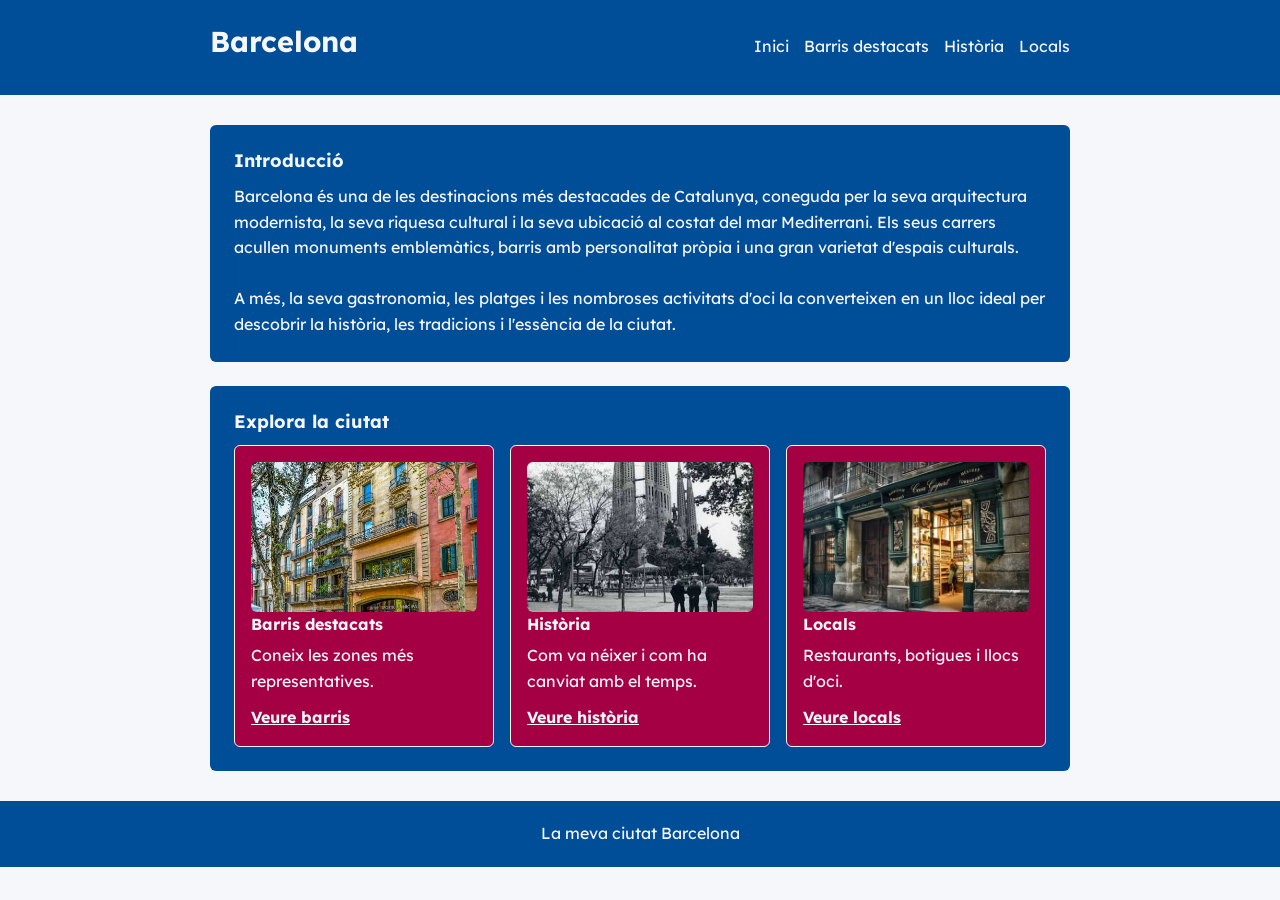
<file: index.html>
<!DOCTYPE html>
<html lang="ca">

<head>
  <meta charset="UTF-8">
  <meta name="viewport" content="width=device-width, initial-scale=1">
  <title>La meva ciutat</title>
  <!-- Descripcio de la pagina web quan es navega -->
  <meta name="description" content="Descobreix Barcelona, la seva arquitectura modernista, els monuments més emblemàtics, els barris històrics, les platges i la seva oferta cultural i gastronòmica.">

  <!-- Arxius  per anar a buscar els robots  -->
  <meta name="robots" content="index, follow">

  <meta name="theme-color" content="#1f4e79">
  <link rel="stylesheet" href="./css/global.css">
  <link rel="stylesheet" href="./css/index.css">
</head>

<body>

  <header>
     <h1>Barcelona</h1>

    <input type="checkbox" id="menu-toggle">

    <label for="menu-toggle" class="menu-toggle" aria-label="Obrir menú">
        <span></span>
        <span></span>
        <span></span>
    </label>

    <nav aria-label="Menú principal">
        <ul>
            <li><a href="index.html" aria-current="page">Inici</a></li>
            <li><a href="barris.html">Barris destacats</a></li>
            <li><a href="historia.html">Història</a></li>
            <li><a href="locals.html">Locals</a></li>
        </ul>
  </header>

  <main>
    <section>
      <h2>Introducció</h2>
      <p>
          Barcelona és una de les destinacions més destacades de Catalunya,
          coneguda per la seva arquitectura modernista, la seva riquesa
          cultural i la seva ubicació al costat del mar Mediterrani.
          Els seus carrers acullen monuments emblemàtics, barris amb
          personalitat pròpia i una gran varietat d'espais culturals.
          <br/><br/>
          A més, la seva gastronomia, les platges i les nombroses
          activitats d'oci la converteixen en un lloc ideal per descobrir
          la història, les tradicions i l'essència de la ciutat.
      </p>
    </section>

   

    <section>
      <h2>Explora la ciutat</h2>
      <ul class="tarjetas">
        <li>
          <picture>
            <!-- Formato WebP -->
            <source srcset="./images/barris.jpg" type="image/jpeg">

            <!-- Imatge per defecte  -->
            <img src="./images/barris.webp" alt="Vista dels barris de la ciutat">
          </picture>
          <h3>Barris destacats</h3>
          <p>Coneix les zones més representatives.</p>
          <a href="barris.html">Veure barris</a>
        </li>
        <li>
              <picture>
            <!-- Formato WebP -->
            <source srcset="./images/historia.jpg" type="image/jpeg">

            <!-- Imatge per defecte  -->
            <img src="./images/historia.webp" alt="Vista dels barris de la ciutat">
          </picture>
          <h3>Història</h3>
          <p>Com va néixer i com ha canviat amb el temps.</p>
          <a href="historia.html">Veure història</a>
        </li>
        <li>
            <picture>
            <!-- Formato WebP -->
            <source srcset="./images/locales.jpg" type="image/jpeg">

            <!-- Imatge per defecte  -->
            <img src="./images/locales.webp" alt="Vista dels barris de la ciutat">
          </picture>
          <h3>Locals</h3>
          <p>Restaurants, botigues i llocs d'oci.</p>
          <a href="locals.html">Veure locals</a>
        </li>
      </ul>
    </section>
  </main>

  <footer>
    <p> La meva ciutat Barcelona</p>
  </footer>

</body>

</html>
</file>
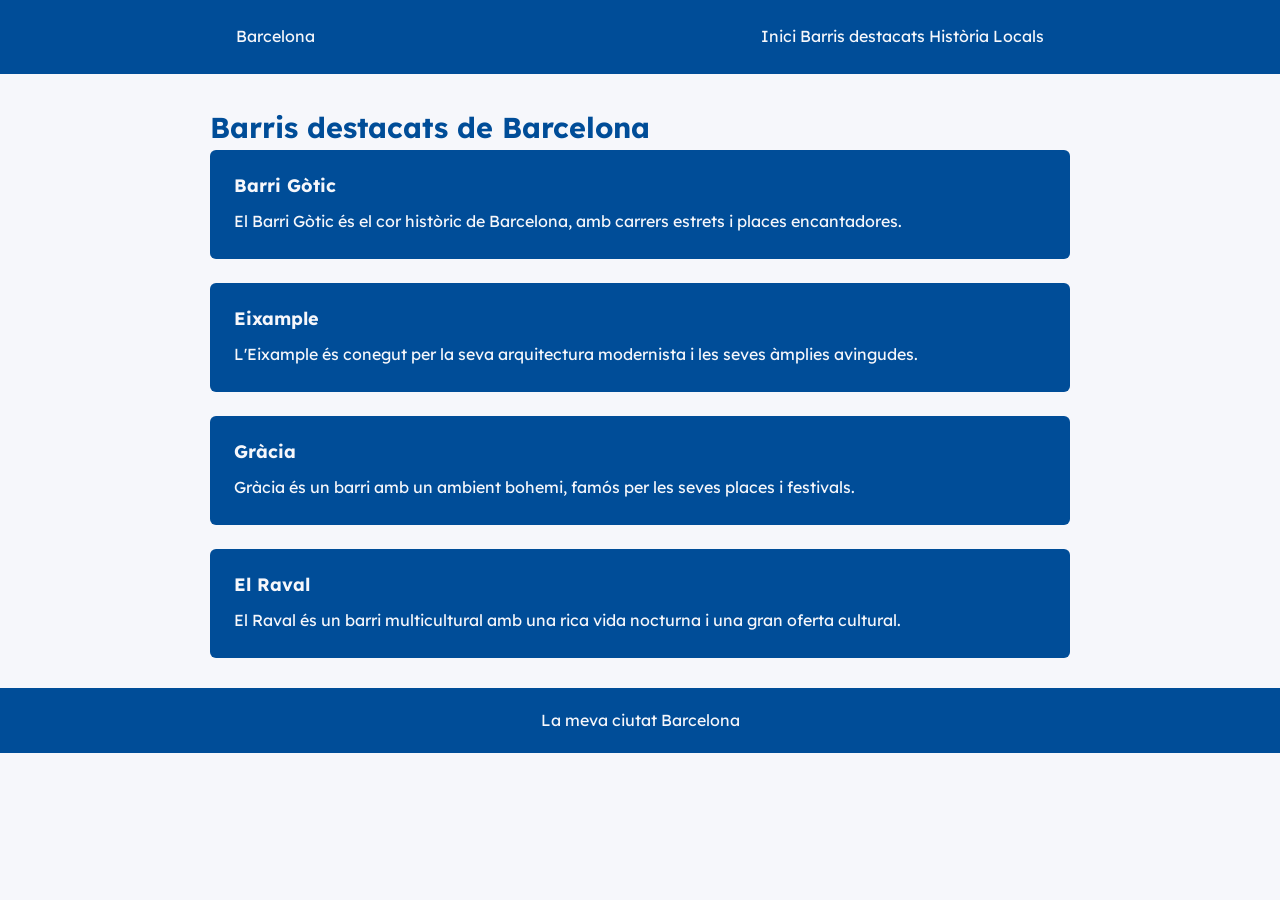
<file: barris.html>
<!DOCTYPE html>
<html lang="ca">
<head>
    <meta charset="UTF-8">
    <meta name="viewport" content="width=device-width, initial-scale=1.0">
    <meta name="description" content="Descobreix Barcelona: descripció, barris destacats, història i locals d'interès.">
    <meta name="theme-color" content="#1f4e79">

    <meta name="robots" content="index, follow">

    <title>BARRIOS DESTACADOS | La meva ciutat</title>

    <link rel="stylesheet" href="./css/global.css">
    <link rel="stylesheet" href="./css/barris.css">

</head>
<body>
     <header>
        <p class="site-title">Barcelona</p>
        <nav>
          <a href="index.html">Inici</a>
          <a href="barris.html">Barris destacats</a>
          <a href="historia.html">Història</a>
          <a href="locals.html">Locals</a>
        </nav>
    </header>
    <main>
        <h1>Barris destacats de Barcelona</h1>

        <section>
            <h2>Barri Gòtic</h2>
            <p>El Barri Gòtic és el cor històric de Barcelona, amb carrers estrets i places encantadores.</p>
        </section>

        <section>
            <h2>Eixample</h2>
            <p>L'Eixample és conegut per la seva arquitectura modernista i les seves àmplies avingudes.</p>
        </section>

        <section>
            <h2>Gràcia</h2>
            <p>Gràcia és un barri amb un ambient bohemi, famós per les seves places i festivals.</p>
        </section>

        <section>
            <h2>El Raval</h2>
            <p>El Raval és un barri multicultural amb una rica vida nocturna i una gran oferta cultural.</p>
        </section>
    </main>
    <footer>
        <p>  La meva ciutat Barcelona</p>
    </footer>
    
</body>
</html>
</file>
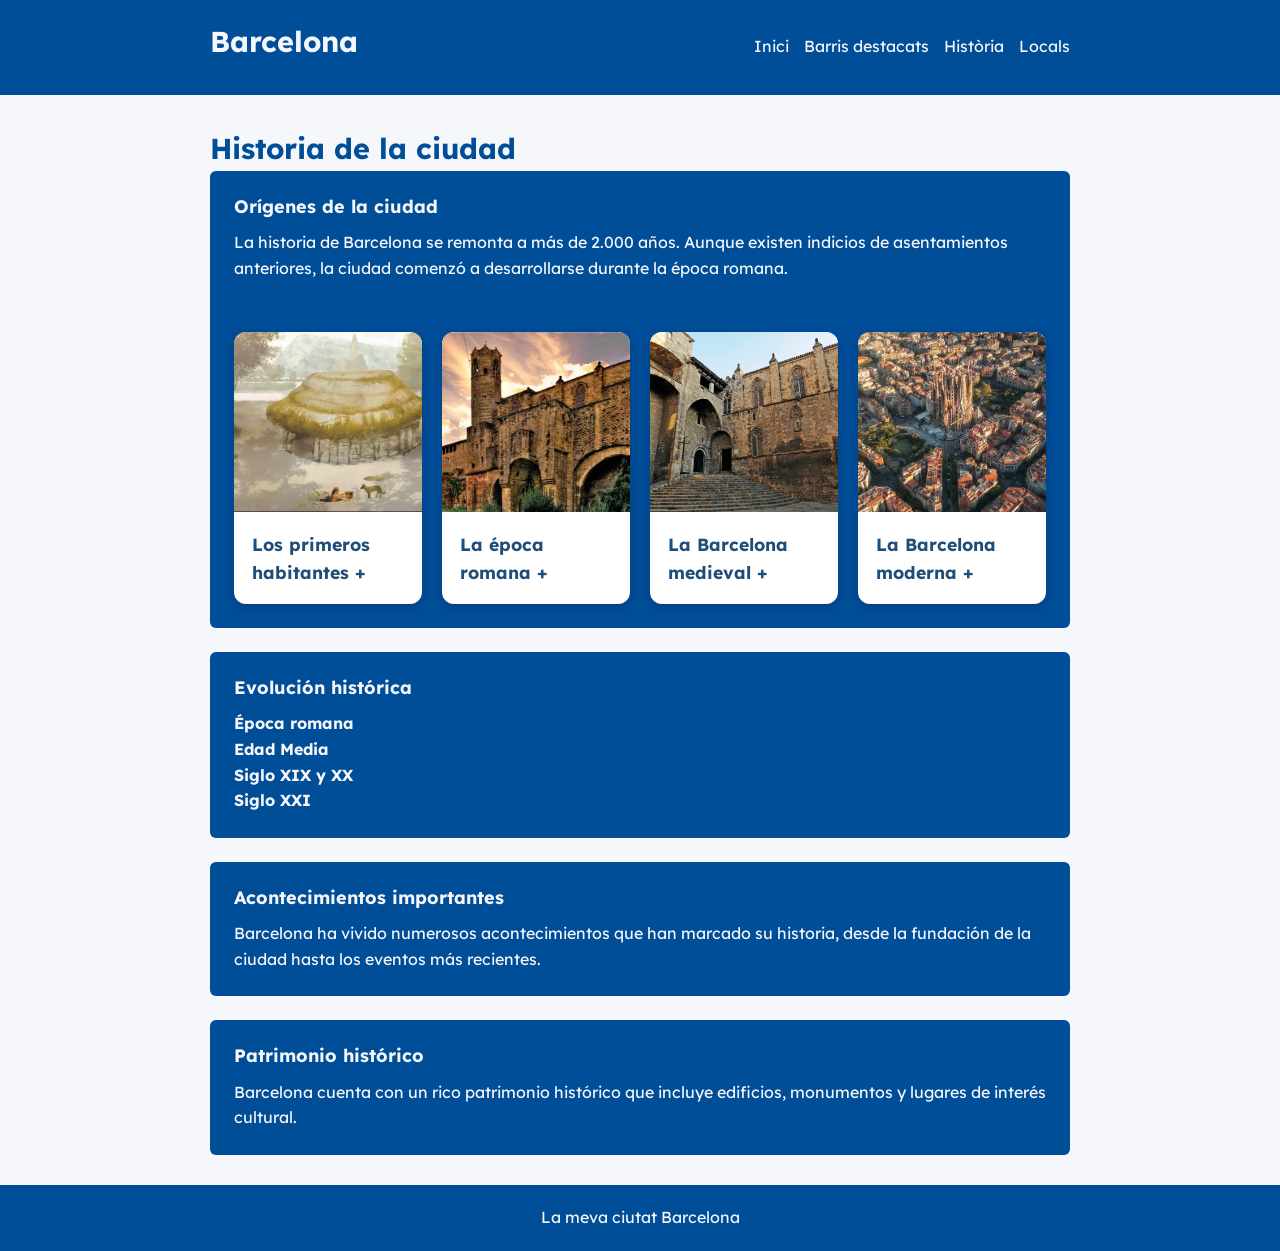
<file: historia.html>
<!DOCTYPE html>
<html lang="ca">
<head>
    <meta charset="UTF-8">
    <meta name="viewport" content="width=device-width, initial-scale=1.0">
    <meta name="description" content="Descobreix Barcelona: descripció, barris destacats, història i locals d'interès.">
    <meta name="theme-color" content="#1f4e79">

    <meta name="robots" content="index, follow">

    <title>Història de Barcelona | La meva ciutat</title>

    <link rel="stylesheet" href="./css/global.css">
    <link rel="stylesheet" href="./css/historia.css">
</head>
<body>
    <header>
     <h1>Barcelona</h1>

    <input type="checkbox" id="menu-toggle">

    <label for="menu-toggle" class="menu-toggle" aria-label="Obrir menú">
        <span></span>
        <span></span>
        <span></span>
    </label>

    <nav aria-label="Menú principal">
        <ul>
            <li><a href="index.html" aria-current="page">Inici</a></li>
            <li><a href="barris.html">Barris destacats</a></li>
            <li><a href="historia.html">Història</a></li>
            <li><a href="locals.html">Locals</a></li>
        </ul>
  </header>
    <main>
        <h1>Historia de la ciudad</h1>

        <section>
            <h2>Orígenes de la ciudad</h2>
            <p>La historia de Barcelona se remonta a más de 2.000 años. Aunque existen indicios de asentamientos anteriores, la ciudad comenzó a desarrollarse durante la época romana.</p><br>

           <div class="cartes-historia">

             <details class="carte">
                 <summary>
                     <picture>
                         <source srcset="./images/primer-habitant.webp" type="image/webp">
                         <img src="./images/primer-habitant.jpg"
                              alt="Barcelona hace 7500 años">
                     </picture>
                     <h3>Los primeros habitantes</h3>
                 </summary>
             
                 <p>Los primeros habitantes de Barcelona fueron los ibéricos,
                    seguidos por los romanos.                                                                              </p>
             </details>
         
             <details class="carte">
                 <summary>
                     <picture>
                         <source srcset="./images/epoca-romana.webp" type="image/webp">
                         <img src="./images/epoca-romana.jpg"
                              alt="Barcelona en la época romana">
                     </picture>
                     <h3>La época romana</h3>
                 </summary>
             
                 <p>Durante la época romana, Barcelona se convirtió en un importante
                    centro comercial y militar, con una muralla que protegía la ciudad.</p>
             </details>
         
             <details class="carte">
                 <summary>
                     <picture>
                         <source srcset="./images/barcelona-medieval.webp" type="image/webp">
                         <img src="./images/barcelona-medieval.jpg"
                              alt="Barcelona en la época medieval">
                     </picture>
                     <h3>La Barcelona medieval</h3>
                 </summary>
             
                 <p>Durante la época medieval, Barcelona se desarrolló como un importante
                    centro económico y cultural, con el crecimiento de su población y
                    la construcción de importantes edificios religiosos y civiles.</p>
             </details>
         
             <details class="carte">
                 <summary>
                     <picture>
                         <source srcset="./images/barcelona-moderna.webp" type="image/webp">
                         <img src="./images/barcelona-moderna.jpg"
                              alt="Barcelona en la época moderna">
                     </picture>
                     <h3>La Barcelona moderna</h3>
                 </summary>
             
                 <p>En la época moderna, Barcelona experimentó un gran crecimiento
                    industrial y urbanístico, con la construcción de nuevos barrios
                    y la modernización de su infraestructura.</p>
             </details>

            </div>
        </section>

        <section class="evolucio-historica">
            <h2>Evolución histórica</h2>

            <h3>Época romana</h3>
            <p>Barcino fue fundada a finales del siglo I a. C. Su núcleo estaba situado en el actual Barrio Gótico y contaba con murallas, un foro y un templo.</p>

            <h3>Edad Media</h3>
            <p>La ciudad vivió conflictos y cambios políticos. En 1714, la caída de Barcelona durante la Guerra de Sucesión marcó profundamente su historia.</p>

            <h3>Siglo XIX y XX</h3>
            <p>La Revolución Industrial transformó la ciudad, con la construcción de nuevos barrios y la expansión urbana. La Exposición Universal de 1888 y los Juegos Olímpicos de 1992 fueron hitos importantes.</p>

            <h3>Siglo XXI</h3>
            <p>Barcelona continúa evolucionando, con proyectos de sostenibilidad, innovación y cultura que la consolidan como una ciudad global.</p>
        </section>

        <section>
            <h2>Acontecimientos importantes</h2>
            <p>Barcelona ha vivido numerosos acontecimientos que han marcado su historia, desde la fundación de la ciudad hasta los eventos más recientes.</p>
        </section>

        <section>
            <h2>Patrimonio histórico</h2>
            <p>Barcelona cuenta con un rico patrimonio histórico que incluye edificios, monumentos y lugares de interés cultural.</p>
        </section>
    </main>

    <footer>
        <p>  La meva ciutat Barcelona</p>
    </footer>
    
</body>
</html>
</file>
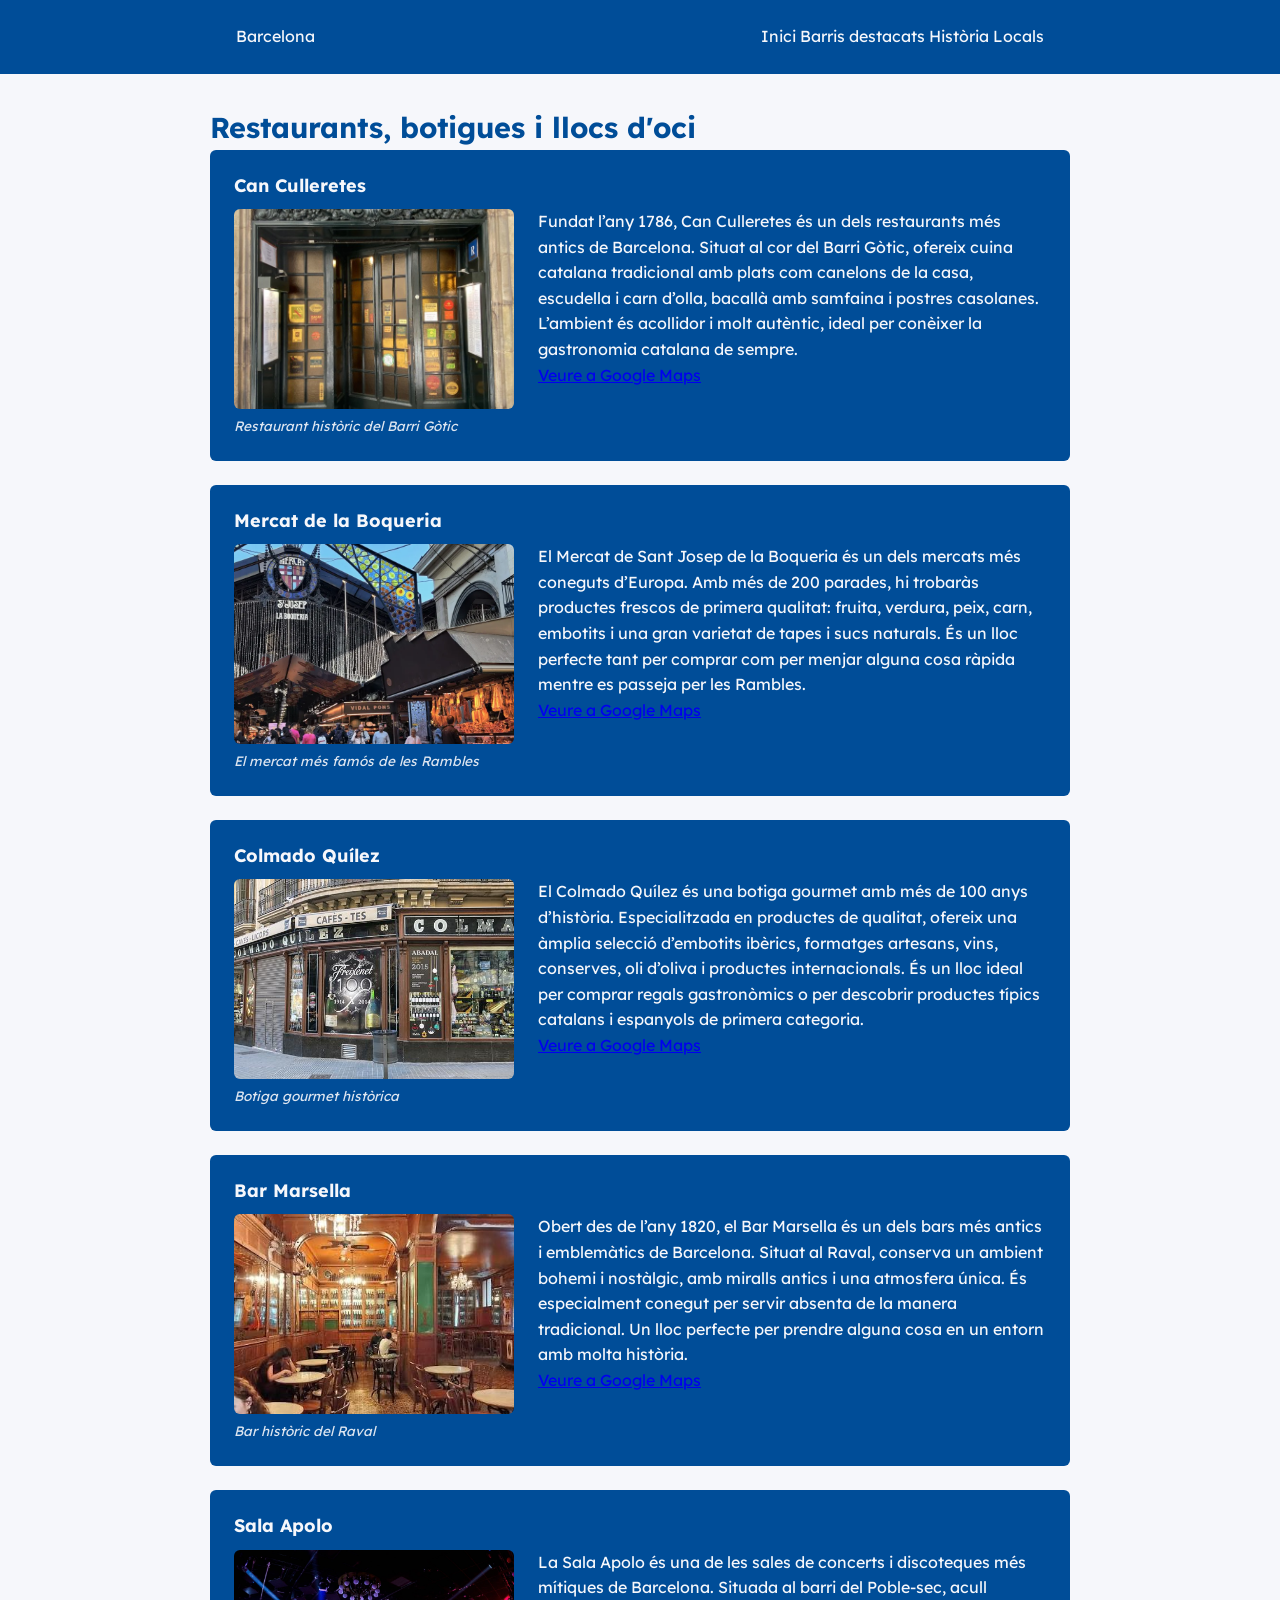
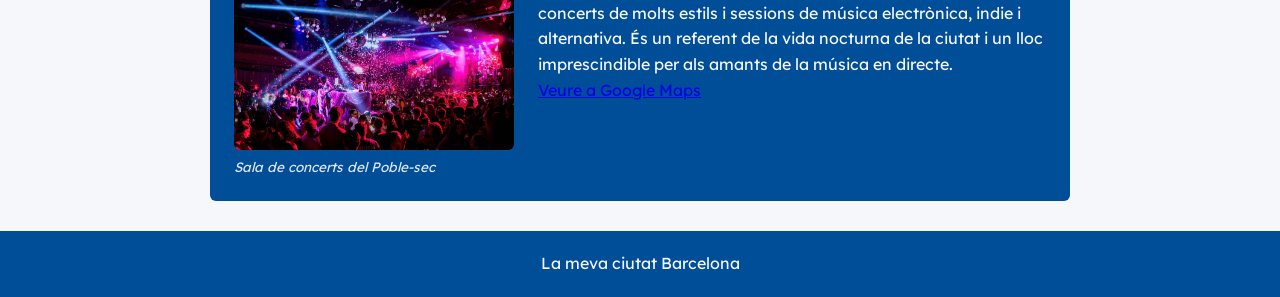
<file: locals.html>
<!DOCTYPE html>
<html lang="ca">
<head>
    <meta charset="UTF-8">
    <meta name="viewport" content="width=device-width, initial-scale=1.0">
    <meta name="description" content="Descobreix restaurants, botigues i llocs d'oci destacats de Barcelona.">
    <meta name="theme-color" content="#1f4e79">
    <meta name="robots" content="index, follow">

    <title>Locals | La meva ciutat</title>

    <link rel="stylesheet" href="./css/global.css">
    <link rel="stylesheet" href="./css/locals.css">
</head>
<body>
    <header>
        <p class="site-title">Barcelona</p>
        <nav>
          <a href="index.html">Inici</a>
          <a href="barris.html">Barris destacats</a>
          <a href="historia.html">Història</a>
          <a href="locals.html">Locals</a>
        </nav>
    </header>

    <main>
        <h1>Restaurants, botigues i llocs d'oci</h1>

        <!-- Can Culleretes -->
        <section class="article">
            <h2>Can Culleretes</h2>
            <div class="article-content">
                <figure>
                    <img src="./images/can-culleretes.jpg" alt="Restaurant Can Culleretes">
                    <figcaption>Restaurant històric del Barri Gòtic</figcaption>
                </figure>
                <div class="text">
                    <p>Fundat l’any 1786, Can Culleretes és un dels restaurants més antics de Barcelona. Situat al cor del Barri Gòtic, ofereix cuina catalana tradicional amb plats com canelons de la casa, escudella i carn d’olla, bacallà amb samfaina i postres casolanes. L’ambient és acollidor i molt autèntic, ideal per conèixer la gastronomia catalana de sempre.</p>
                    <p><a href="https://www.google.com/maps/search/?api=1&query=Can+Culleretes+Barcelona" target="_blank" rel="noopener">Veure a Google Maps</a></p>
                </div>
            </div>
        </section>

        <!-- Mercat de la Boqueria -->
        <section class="article">
            <h2>Mercat de la Boqueria</h2>
            <div class="article-content">
                <figure>
                    <img src="./images/boqueria.jpg" alt="Mercat de la Boqueria">
                    <figcaption>El mercat més famós de les Rambles</figcaption>
                </figure>
                <div class="text">
                    <p>El Mercat de Sant Josep de la Boqueria és un dels mercats més coneguts d’Europa. Amb més de 200 parades, hi trobaràs productes frescos de primera qualitat: fruita, verdura, peix, carn, embotits i una gran varietat de tapes i sucs naturals. És un lloc perfecte tant per comprar com per menjar alguna cosa ràpida mentre es passeja per les Rambles.</p>
                    <p><a href="https://www.google.com/maps/search/?api=1&query=Mercat+de+la+Boqueria+Barcelona" target="_blank" rel="noopener">Veure a Google Maps</a></p>
                </div>
            </div>
        </section>

        <!-- Colmado Quílez -->
        <section class="article">
            <h2>Colmado Quílez</h2>
            <div class="article-content">
                <figure>
                    <img src="./images/colmado-quilez.jpg" alt="Colmado Quílez">
                    <figcaption>Botiga gourmet històrica</figcaption>
                </figure>
                <div class="text">
                    <p>El Colmado Quílez és una botiga gourmet amb més de 100 anys d’història. Especialitzada en productes de qualitat, ofereix una àmplia selecció d’embotits ibèrics, formatges artesans, vins, conserves, oli d’oliva i productes internacionals. És un lloc ideal per comprar regals gastronòmics o per descobrir productes típics catalans i espanyols de primera categoria.</p>
                    <p><a href="https://www.google.com/maps/search/?api=1&query=Colmado+Quílez+Barcelona" target="_blank" rel="noopener">Veure a Google Maps</a></p>
                </div>
            </div>
        </section>

        <!-- Bar Marsella -->
        <section class="article">
            <h2>Bar Marsella</h2>
            <div class="article-content">
                <figure>
                    <img src="./images/bar-marsella.jpg" alt="Bar Marsella">
                    <figcaption>Bar històric del Raval</figcaption>
                </figure>
                <div class="text">
                    <p>Obert des de l’any 1820, el Bar Marsella és un dels bars més antics i emblemàtics de Barcelona. Situat al Raval, conserva un ambient bohemi i nostàlgic, amb miralls antics i una atmosfera única. És especialment conegut per servir absenta de la manera tradicional. Un lloc perfecte per prendre alguna cosa en un entorn amb molta història.</p>
                    <p><a href="https://www.google.com/maps/search/?api=1&query=Bar+Marsella+Barcelona" target="_blank" rel="noopener">Veure a Google Maps</a></p>
                </div>
            </div>
        </section>

        <!-- Sala Apolo -->
        <section class="article">
            <h2>Sala Apolo</h2>
            <div class="article-content">
                <figure>
                    <img src="./images/sala-apolo.jpg" alt="Sala Apolo">
                    <figcaption>Sala de concerts del Poble-sec</figcaption>
                </figure>
                <div class="text">
                    <p>La Sala Apolo és una de les sales de concerts i discoteques més mítiques de Barcelona. Situada al barri del Poble-sec, acull concerts de molts estils i sessions de música electrònica, indie i alternativa. És un referent de la vida nocturna de la ciutat i un lloc imprescindible per als amants de la música en directe.</p>
                    <p><a href="https://www.google.com/maps/search/?api=1&query=Sala+Apolo+Barcelona" target="_blank" rel="noopener">Veure a Google Maps</a></p>
                </div>
            </div>
        </section>
    </main>

    <footer>
        <p>La meva ciutat Barcelona</p>
    </footer>
</body>
</html>
</file>
<file: css/global.css>
/* Font */
@import url('https://fonts.googleapis.com/css2?family=Lexend:wght@400;500;600;700&display=swap');

/* Variables */
:root {
  --color-principal: #f6f7fb;
  --color-secundari: #004d98;
  --color-accent: #a50044;
}

/* Reset */
* {
  box-sizing: border-box;
  margin: 0;
  padding: 0;
  font-size: 1rem;
}

h1 {
  font-size: 1.8rem;
}

h2 {
  font-size: 1.125rem;
}

html {
  scroll-behavior: smooth;
}

body {
  font-family: "Lexend", Arial, system-ui;
  line-height: 1.6;
  color: var(--color-principal);
  background: var(--color-principal);
}

/* Header */
header {
  background: var(--color-secundari);
  color: var(--color-principal);
  padding: 24px 20px;
  display: flex;
  flex-flow: row wrap;
  justify-content: space-around;
  align-items: center;
  gap: 15px;
}

header h1 {
  color: var(--color-principal);
  margin-bottom: 12px;
  line-height: 1.2;
}

/* Navegacio */
nav ul {
  display: flex;
  flex-wrap: wrap;
  justify-content: center;
  gap: 15px;
  list-style: none;
}

nav a {
  color: var(--color-principal);
  text-decoration: none;
  padding: 4px 0;
  border-bottom: 2px solid transparent;
  transition: border-color 0.2s ease;
}

nav a:hover,
nav a:focus-visible {
  border-bottom-color: var(--color-accent);
}

/* Contingut principal */
main {
  max-width: 900px;
  margin: 30px auto;
  padding: 0 20px;
}

/* Secciones */
section {
  background: var(--color-secundari);
  padding: 24px;
  margin-bottom: 24px;
  border-radius: 6px;
}

section h2 {
  margin-bottom: 12px;
  color: var(--color-principal);
  line-height: 1.3;
}

/* Enlaces */
a {
  overflow-wrap: break-word;
}

/* Footer */
footer {
  background-color: var(--color-secundari);
  text-align: center;
  padding: 20px;
  color: var(--color-principal);
  font-size: 0.9rem;
}

/* Menú hamburguesa */
#menu-toggle {
  position: absolute;
  opacity: 0;
  width: 1px;
  height: 1px;
}

.menu-toggle {
  display: none;
}

/* Tablets y móviles */
@media (max-width: 768px) {
  header {
    flex-direction: row;
    justify-content: space-between;
    text-align: left;
    padding: 20px 15px;
  }

  header h1 {
    margin-bottom: 5px;
    font-size: 1.6rem;
  }

  /* Botón hamburguesa */
  .menu-toggle {
    display: flex;
    flex-direction: column;
    justify-content: space-between;
    width: 28px;
    height: 22px;
    cursor: pointer;
  }

  .menu-toggle span {
    width: 100%;
    height: 3px;
    background-color: var(--color-principal);
    border-radius: 3px;
  }

  #menu-toggle:focus-visible+.menu-toggle {
    outline: 2px solid var(--color-principal);
    outline-offset: 5px;
  }

  /* Menú desplegable */
  header nav {
    display: none;
    flex-basis: 100%;
  }

  #menu-toggle:checked~nav {
    display: block;
  }

  nav ul {
    flex-direction: column;
    gap: 12px;
    text-align: center;
  }

  main {
    margin: 20px auto;
    padding: 0 15px;
  }

  section {
    padding: 18px;
    margin-bottom: 18px;
  }
}

/* Móviles pequeños */
@media (max-width: 480px) {
  header h1 {
    font-size: 1.4rem;
  }

  nav ul {
    flex-direction: column;
    gap: 8px;
  }

  nav a {
    padding: 6px;
  }

  main {
    margin: 15px auto;
    padding: 0 12px;
  }

  section {
    padding: 15px;
  }

  section h2 {
    font-size: 1.2rem;
  }

  footer {
    padding: 15px;
    font-size: 0.85rem;
  }
}

/* Accesibilidad: reducir animaciones */
@media (prefers-reduced-motion: reduce) {
  html {
    scroll-behavior: auto;
  }

  *,
  *::before,
  *::after {
    transition-duration: 0.01ms !important;
    animation-duration: 0.01ms !important;
  }
}
</file>
<file: css/index.css>
.tarjetas {
  list-style: none;
  display: flex;
  flex-wrap: wrap;
  gap: 16px;
}

.tarjetas li {
  flex: 1 1 220px;
  border: var( --color-principal) solid 1px;
  border-radius: 6px;
  padding: 16px;
  background-color: var(--color-accent);
}

.tarjetas h3 {
  margin-bottom: 6px;
}

.tarjetas a {
  display: inline-block;
  margin-top: 10px;
    color:var(--color-principal);
  font-weight: bold;
}

.tarjetas li picture{
  display: block;
  width:100%;
  height: 150px;
 
}
.tarjetas li picture img , picture source{
    width: 100%;
    height: 100%;
    object-fit: cover;
    border-radius: 6px;
}
</file>
<file: css/barris.css>
h1{
    color: var(--color-secundari);
}
</file>
<file: css/historia.css>
h1{
    color: var(--color-secundari);
}

/* Cartes alignées horizontalement */
.cartes-historia {
    display: grid;
    grid-template-columns: repeat(4, minmax(0, 1fr));
    align-items: start;
    gap: 20px;
    margin-top: 25px;
}

/* Apparence de chaque carte */
.carte {
    background-color: white;
    border-radius: 12px;
    overflow: hidden;
    box-shadow: 0 4px 12px rgb(0 0 0 / 15%);
}

/* Zone cliquable : image et titre */
.carte summary {
    cursor: pointer;
    list-style: none;
}

.carte summary::-webkit-details-marker {
    display: none;
}

.carte summary:focus-visible {
    outline: 3px solid #1f4e79;
    outline-offset: -3px;
}

/* Images de la même taille */
.carte img {
    display: block;
    width: 100%;
    height: 180px;
    object-fit: cover;
}

.carte h3 {
    margin: 0;
    padding: 18px;
    color: #1f4e79;
    font-size: 1.1rem;
}

.carte h3::after {
    content: " +";
}

.carte[open] h3::after {
    content: " −";
}

/* Texte visible lorsque la carte est ouverte */
.carte p {
    margin: 0;
    padding: 0 18px 20px;
    line-height: 1.6;
    color: var(--color-secundari);
}

/* Tablettes : deux cartes par ligne */
@media (max-width: 900px) {
    .cartes-historia {
        grid-template-columns: repeat(2, minmax(0, 1fr));
    }
}

/* Téléphones : une carte par ligne */
@media (max-width: 550px) {
    .cartes-historia {
        grid-template-columns: 1fr;
    }
}

.evolucio-historica p{
    display: none;
}

.evolucio-historica h3{
    cursor: pointer;
}

.evolucio-historica h3:hover{
    color: var(--color-accent);
}
.evolucio-historica h3:hover + p{
    display: block;
}
</file>
<file: css/locals.css>
h1 {
    color: var(--color-secundari);
}

/* Layout tipus article: imatge + text al costat */
.article-content {
    display: flex;
    gap: 1.5rem;
    align-items: flex-start;
    margin-top: 12px;
}

.article-content figure {
    flex: 0 0 280px;
    margin: 0;
}

.article-content img {
    width: 100%;
    height: 200px;          /* Totes les imatges tindran la mateixa alçada */
    object-fit: cover;      /* Retalla la imatge perquè no es deformi */
    border-radius: 6px;
    display: block;
}

.article-content figcaption {
    font-size: 0.85rem;
    margin-top: 6px;
    opacity: 0.9;
    font-style: italic;
}

.article-content .text {
    flex: 1;
}

/* Responsive: a mòbil es posen un sota l’altre */
@media (max-width: 700px) {
    .article-content {
        flex-direction: column;
    }

    .article-content figure {
        flex: none;
        width: 100%;
    }

    .article-content img {
        height: 220px;      /* Una mica més alta a mòbil */
    }
}
</file>
